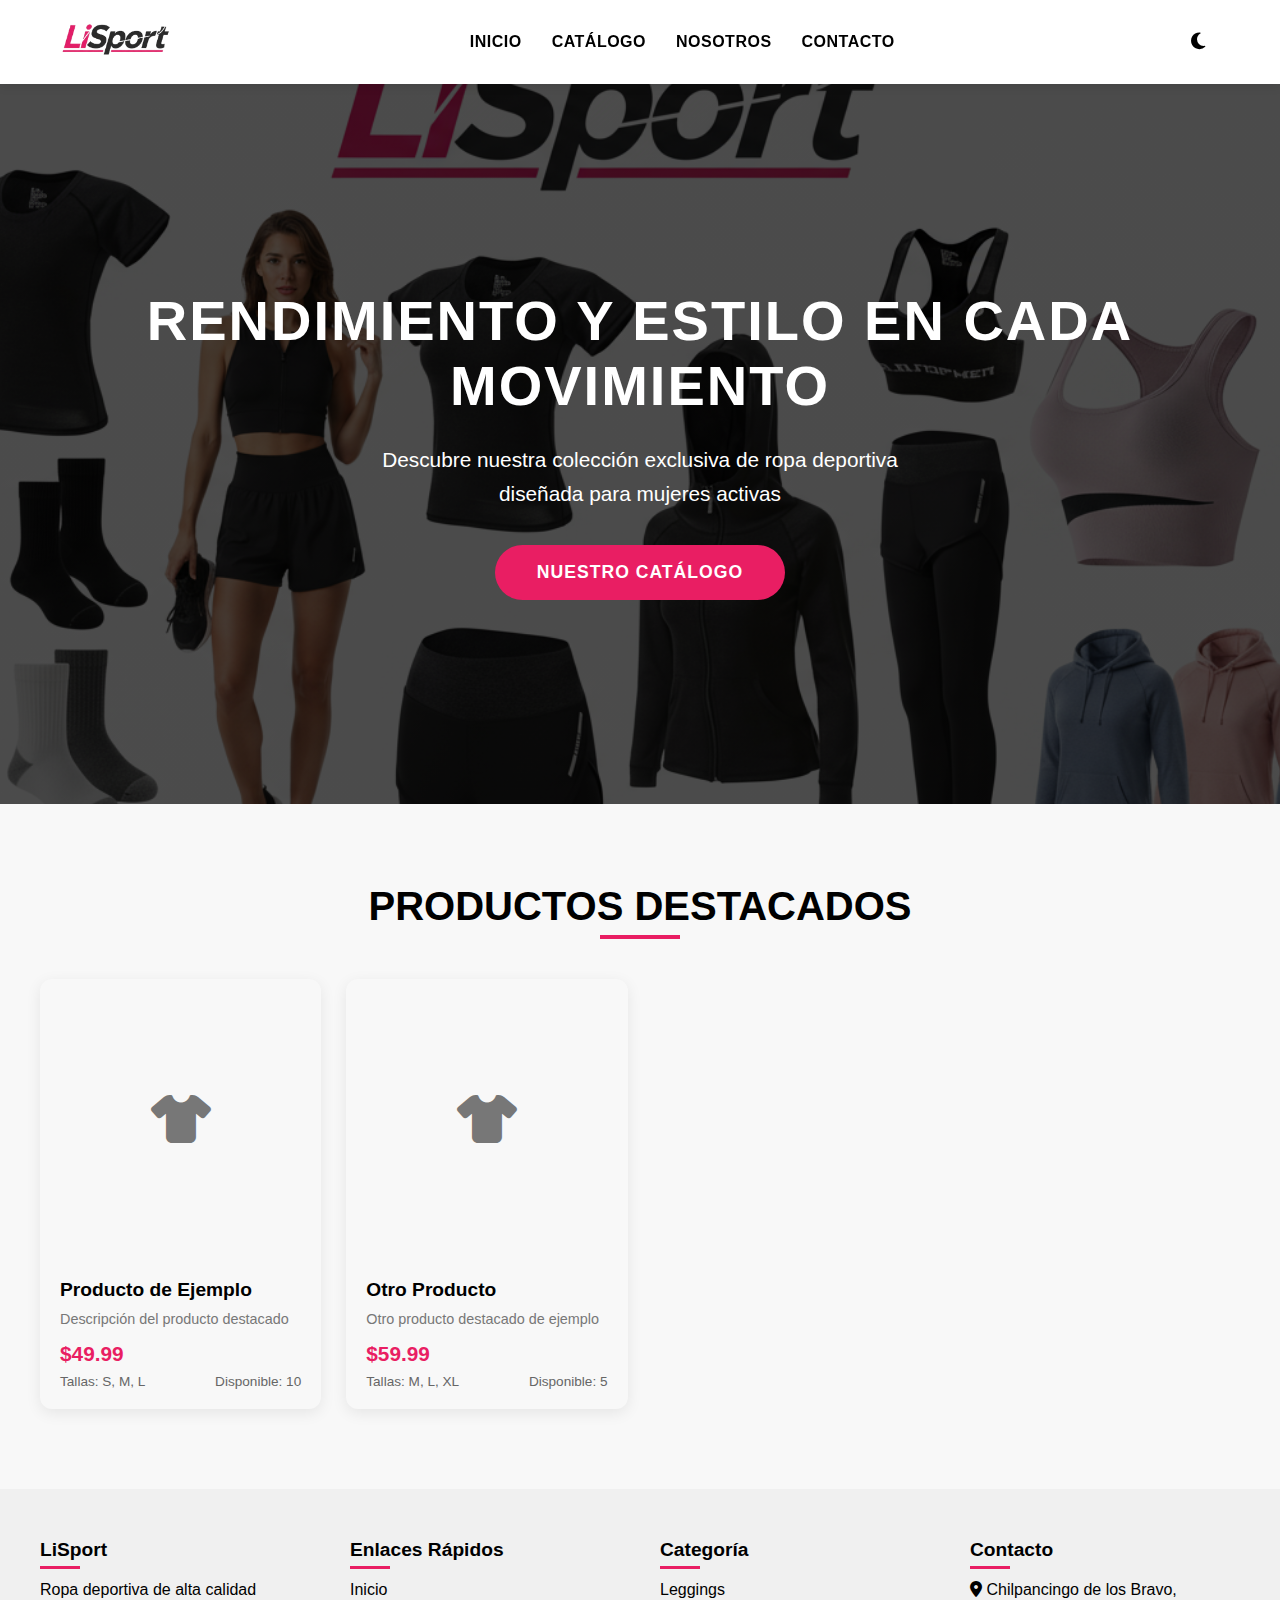
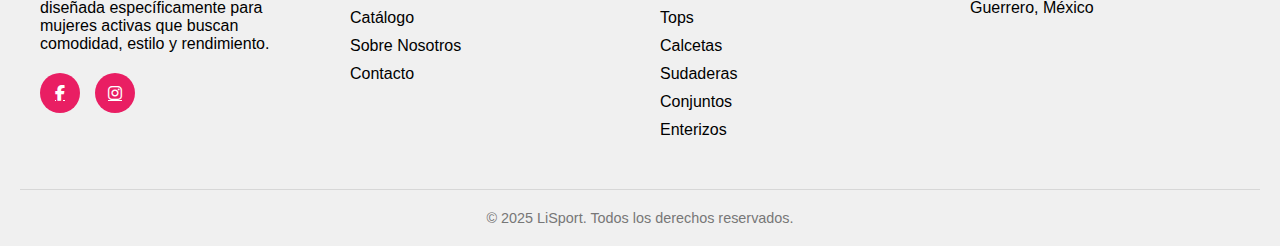
<file: public/index.html>
<!DOCTYPE html>
<html lang="es">
<head>
    <meta charset="UTF-8">
    <meta name="viewport" content="width=device-width, initial-scale=1.0">
    <title>LiSport - Ropa Deportiva para Mujer</title>
    <meta name="description" content="Descubre ropa deportiva para mujer de alta calidad, estilo y comodidad. Leggins, tops, sudaderas y más. LiSport te acompaña en cada movimiento.">
    
    <!-- Estilos -->
    <link rel="stylesheet" href="css/style.css">

    <!-- Iconos -->
    <link rel="stylesheet" href="https://cdnjs.cloudflare.com/ajax/libs/font-awesome/6.4.0/css/all.min.css">

    <!-- Favicons -->
    <link rel="icon" type="image/x-icon" href="images/favicon.ico">
    <link rel="icon" type="image/png" sizes="32x32" href="images/favicon-32x32.png">
    <link rel="icon" type="image/png" sizes="16x16" href="images/favicon-16x16.png">
    <link rel="apple-touch-icon" sizes="180x180" href="images/apple-icon.png">
    <link rel="manifest" href="images/site.webmanifest">
</head>

<body>
    <!-- Header -->
    <header>
        <div class="header-container">
            <div class="logo">
                <a href="index.html">
                    <img src="images/logo.png" alt="LiSport - Ropa Deportiva para Mujer" class="logo-image">
                </a>
            </div>
            <!--MENÚ PRINCIPAL - SOLO UNO -->
            <nav class="main-nav" aria-label="Menú principal">
                <ul>
                    <li><a href="index.html">Inicio</a></li>
                    <li><a href="categories.html">Catálogo</a></li>
                    <li><a href="sobre-nosotros.html">Nosotros</a></li>
                    <li><a href="#contact">Contacto</a></li>
                </ul>
            </nav>
            
            <div class="header-actions">
                <button class="theme-toggle" id="themeToggle" aria-label="Cambiar tema">
                    <i class="fas fa-moon"></i>
                </button>
                <button class="mobile-menu-btn" id="mobileMenuBtn" aria-label="Abrir menú móvil">
                    <i class="fas fa-bars"></i>
                </button>
            </div>
        </div>

        <!-- Menú móvil -->
        <div class="mobile-menu" id="mobileMenu">
            <button class="close-menu" id="closeMenu">
                <i class="fas fa-times"></i>
            </button>
            <ul>
                <li><a href="index.html">INICIO</a></li>
                <li><a href="categories.html">CATÁLOGO</a></li>
                <li><a href="#about">NOSOTROS</a></li>
                <li><a href="#contact">CONTACTO</a></li>
                </ul>
        </div>
    </header>

    <!-- Contenido principal -->
    <main>
        <!-- Hero Section -->
        <section class="hero" id="home">
            <div class="hero-content">
                <h1>RENDIMIENTO Y ESTILO EN CADA MOVIMIENTO</h1>
                <p>Descubre nuestra colección exclusiva de ropa deportiva diseñada para mujeres activas</p>
                <a href="categories.html" class="cta-button">Nuestro Catálogo</a>
            </div>
        </section>



        <!-- Featured Products -->
        <section class="featured-products" id="products">
            <div class="products-container">
                <h2 class="section-title">PRODUCTOS DESTACADOS</h2>
                <div class="products-grid" id="featuredProducts">
                    <!-- Los productos se cargarán dinámicamente -->
                </div>
            </div>
        </section>


    <!-- Footer -->
    <footer id="contact">
        <div class="footer-container">
            <div class="footer-col">
                <h3>LiSport</h3>
                <p>Ropa deportiva de alta calidad diseñada específicamente para mujeres activas que buscan comodidad, estilo y rendimiento.</p>
                <div class="social-links">
                    <a href="#" aria-label="Facebook"><i class="fab fa-facebook-f"></i></a>
                    <a href="https://www.instagram.com/li_sport_25?utm_source=ig_web_button_share_sheet&igsh=ZDNlZDc0MzIxNw==" aria-label="Instagram"><i class="fab fa-instagram"></i></a>
                </div>
            </div>

            <div class="footer-col">
                <h3>Enlaces Rápidos</h3>
                <ul>
                    <li><a href="index.html">Inicio</a></li>
                    <li><a href="categories.html">Catálogo</a></li>
                    <li><a href="sobre-nosotros.html">Sobre Nosotros</a></li>
                    <li><a href="#contact">Contacto</a></li>
                </ul>
            </div>

            <div class="footer-col">
                <h3>Categoría</h3>
                <ul>
                    <li><a href="categories.html?category=leggins">Leggings</a></li>
                    <li><a href="categories.html?category=tops">Tops</a></li>
                    <li><a href="categories.html?category=calcetas">Calcetas</a></li>
                    <li><a href="categories.html?category=sweaters">Sudaderas</a></li>
                    <li><a href="categories.html?category=conjuntos">Conjuntos</a></li>
                    <li><a href="categories.html?category=enterizos">Enterizos</a></li>
                </ul>
            </div>

            <div class="footer-col">
                <h3>Contacto</h3>
                <ul>
                    <li><i class="fas fa-map-marker-alt"></i> Chilpancingo de los Bravo, Guerrero, México</li>
                </ul>
            </div>
        </div>
        <div class="copyright">
            <p>&copy; 2025 LiSport. Todos los derechos reservados.</p>
        </div>
    </footer>

    <!-- Script -->
    <script src="js/main.js"></script>
</body>
</html>
</file>
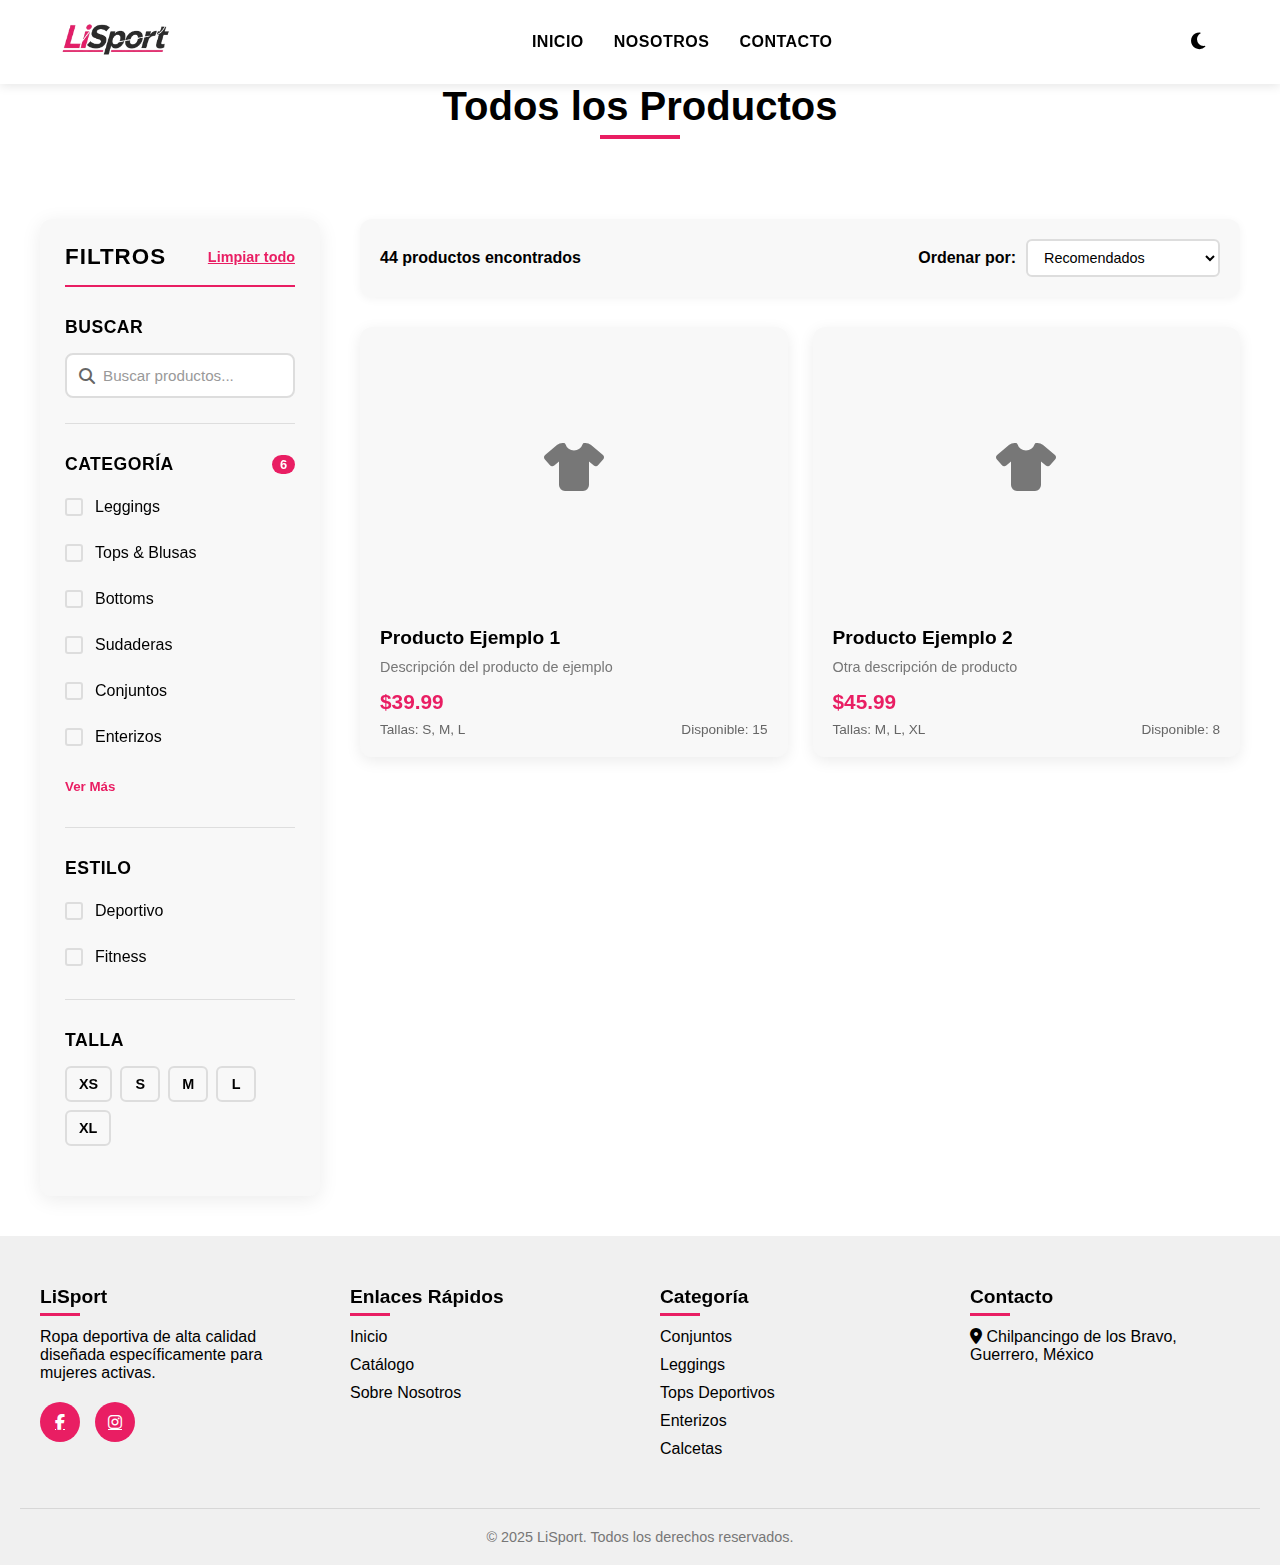
<file: public/categories.html>
<!DOCTYPE html>
<html lang="es">
<head>
    <meta charset="UTF-8">
    <meta name="viewport" content="width=device-width, initial-scale=1.0">
    <title>Catálogo - LiSport</title>
    <link rel="stylesheet" href="css/style.css">
    <link rel="stylesheet" href="https://cdnjs.cloudflare.com/ajax/libs/font-awesome/6.4.0/css/all.min.css">
    <link rel="icon" type="image/x-icon" href="images/favicon.ico">
    <link rel="icon" type="image/png" sizes="32x32" href="images/favicon-32x32.png">
    <link rel="icon" type="image/png" sizes="16x16" href="images/favicon-16x16.png">
    <link rel="apple-touch-icon" sizes="180x180" href="images/apple-touch-icon.png">
    <link rel="manifest" href="images/site.webmanifest">
</head>
<body>
    <header>
        <div class="header-container">
            <div class="logo">
                    <a href="index.html">
                        <img src="images/logo.png" alt="LiSport - Ropa Deportiva para Mujer" class="logo-image">
                    </a>
            </div>
            
            <!--MENÚ PRINCIPAL - SOLO UNO -->
            <nav class="main-nav" aria-label="Menú principal">
                <ul>
                    <li><a href="index.html">Inicio</a></li>
                    <li><a href="sobre-nosotros.html">Nosotros</a></li>
                    <li><a href="#contact">Contacto</a></li>
                </ul>
            </nav>
            
            <div class="header-actions">
                <button class="theme-toggle" id="themeToggle" aria-label="Cambiar tema">
                    <i class="fas fa-moon"></i>
                </button>
                <button class="mobile-menu-btn" id="mobileMenuBtn" aria-label="Abrir menú móvil">
                    <i class="fas fa-bars"></i>
                </button>
            </div>
        </div>

        <!-- Menú móvil -->
        <div class="mobile-menu" id="mobileMenu">
            <button class="close-menu" id="closeMenu">
                <i class="fas fa-times"></i>
            </button>
            <ul>
                <li><a href="index.html">INICIO</a></li>
                <li><a href="#about">NOSOTROS</a></li>
                <li><a href="#contact">CONTACTO</a></li>
            </ul>
        </div>
    </header>

    <section class="categories">
        <h2 class="section-title" id="categoryTitle">Todos los Productos</h2>
   <!-- Sección de Filtros Mejorada -->
<section class="filters-section">
    <div class="filters-container">
        <!-- Columna de Filtros -->
        <aside class="filters-sidebar">
            <div class="filters-header">
                <h3>FILTROS</h3>
                <button class="clear-filters" id="clearFilters">Limpiar todo</button>
            </div>
<!-- Barra de Búsqueda en Sidebar -->
            <div class="filter-group">
                <div class="filter-title">
                    <h4>BUSCAR</h4>
                </div>
                <div class="search-box">
                    <i class="fas fa-search search-icon"></i>
                    <input type="text" id="searchInput" placeholder="Buscar productos..." class="search-input">
                    <button class="search-clear" id="searchClear">
                        <i class="fas fa-times"></i>
                    </button>
                </div>
            </div>

            <!-- Filtro por Categoría -->
            <div class="filter-group">
                <div class="filter-title">
                    <h4>CATEGORÍA</h4>
                    <span class="filter-count">6</span>
                </div>
                <div class="filter-options">
                    <label class="filter-option">
                        <input type="checkbox" name="category" value="leggins">
                        <span class="checkmark"></span>
                        Leggings
                    </label>
                    <label class="filter-option">
                        <input type="checkbox" name="category" value="tops">
                        <span class="checkmark"></span>
                        Tops & Blusas
                    </label>
                    <label class="filter-option">
                        <input type="checkbox" name="category" value="bottoms">
                        <span class="checkmark"></span>
                        Bottoms
                    </label>
                    <label class="filter-option">
                        <input type="checkbox" name="category" value="sweaters">
                        <span class="checkmark"></span>
                        Sudaderas
                    </label>
                    <label class="filter-option">
                        <input type="checkbox" name="category" value="conjuntos">
                        <span class="checkmark"></span>
                        Conjuntos
                    </label>
                    <label class="filter-option">
                        <input type="checkbox" name="category" value="enterizos">
                        <span class="checkmark"></span>
                        Enterizos
                    </label>
                    <button class="view-more" id="viewMoreCategories">Ver Más</button>
                </div>
            </div>

            <!-- Filtro por Estilo -->
            <div class="filter-group">
                <div class="filter-title">
                    <h4>ESTILO</h4>
                </div>
                <div class="filter-options">
                    <label class="filter-option">
                        <input type="checkbox" name="style" value="deportivo">
                        <span class="checkmark"></span>
                        Deportivo
                    </label>
                    <label class="filter-option">
                        <input type="checkbox" name="style" value="fitness">
                        <span class="checkmark"></span>
                        Fitness
                    </label>
                </div>
            </div>

            <!-- Filtro por Talla -->
            <div class="filter-group">
                <div class="filter-title">
                    <h4>TALLA</h4>
                </div>
                <div class="size-filters">
                    <label class="size-option">
                        <input type="checkbox" name="size" value="XS">
                        <span>XS</span>
                    </label>
                    <label class="size-option">
                        <input type="checkbox" name="size" value="S">
                        <span>S</span>
                    </label>
                    <label class="size-option">
                        <input type="checkbox" name="size" value="M">
                        <span>M</span>
                    </label>
                    <label class="size-option">
                        <input type="checkbox" name="size" value="L">
                        <span>L</span>
                    </label>
                    <label class="size-option">
                        <input type="checkbox" name="size" value="XL">
                        <span>XL</span>
                    </label>
                </div>
            </div>

        </aside>

        <!-- Columna de Productos -->
        <main class="products-main">
            <div class="products-header">
                <div class="results-info">
                    <span id="resultsCount">12 productos encontrados</span>
                </div>
                <div class="sort-options">
                    <label for="sortSelect">Ordenar por:</label>
                    <select id="sortSelect">
                        <option value="recommended">Recomendados</option>
                        <option value="price_asc">Precio: Menor a Mayor</option>
                        <option value="price_desc">Precio: Mayor a Menor</option>
                        <option value="name">Nombre A-Z</option>
                        <option value="newest">Más Nuevos</option>
                    </select>
                </div>
            </div>

            <div class="products-grid" id="productsGrid">
            <!-- Los productos se cargan dinámicamente -->
        </div>
    </section>

    <footer>
        <div class="footer-container">
            <div class="footer-col">
                <h3>LiSport</h3>
                <p>Ropa deportiva de alta calidad diseñada específicamente para mujeres activas.</p>
                <div class="social-links">
                    <a href="#"><i class="fab fa-facebook-f"></i></a>
                    <a href="https://www.instagram.com/li_sport_25?utm_source=ig_web_button_share_sheet&igsh=ZDNlZDc0MzIxNw=="><i class="fab fa-instagram"></i></a>
                    </div>
            </div>
            <div class="footer-col">
                <h3>Enlaces Rápidos</h3>
                <ul>
                    <li><a href="index.html">Inicio</a></li>
                    <li><a href="categories.html">Catálogo</a></li>
                    <li><a href="#about">Sobre Nosotros</a></li>
                </ul>
            </div>
            <div class="footer-col">
                <h3>Categoría</h3>
                <ul>
                    <li><a href="categories.html?category=conjuntos">Conjuntos</a></li>
                    <li><a href="categories.html?category=leggins">Leggings</a></li>
                    <li><a href="categories.html?category=tops">Tops Deportivos</a></li>
                    <li><a href="categories.html?category=enterizos">Enterizos</a></li>
                    <li><a href="categories.html?category=calcetas">Calcetas</a></li>
                </ul>
            </div>
            <div class="footer-col">
                <h3>Contacto</h3>
                <ul>
                    <li><i class="fas fa-map-marker-alt"></i> Chilpancingo de los Bravo, Guerrero, México</li>
                </ul>
            </div>
        </div>
        <div class="copyright">
            <p>&copy; 2025 LiSport. Todos los derechos reservados.</p>
        </div>
    </footer>

    <script src="js/main.js"></script>
</body>
</html>
</file>
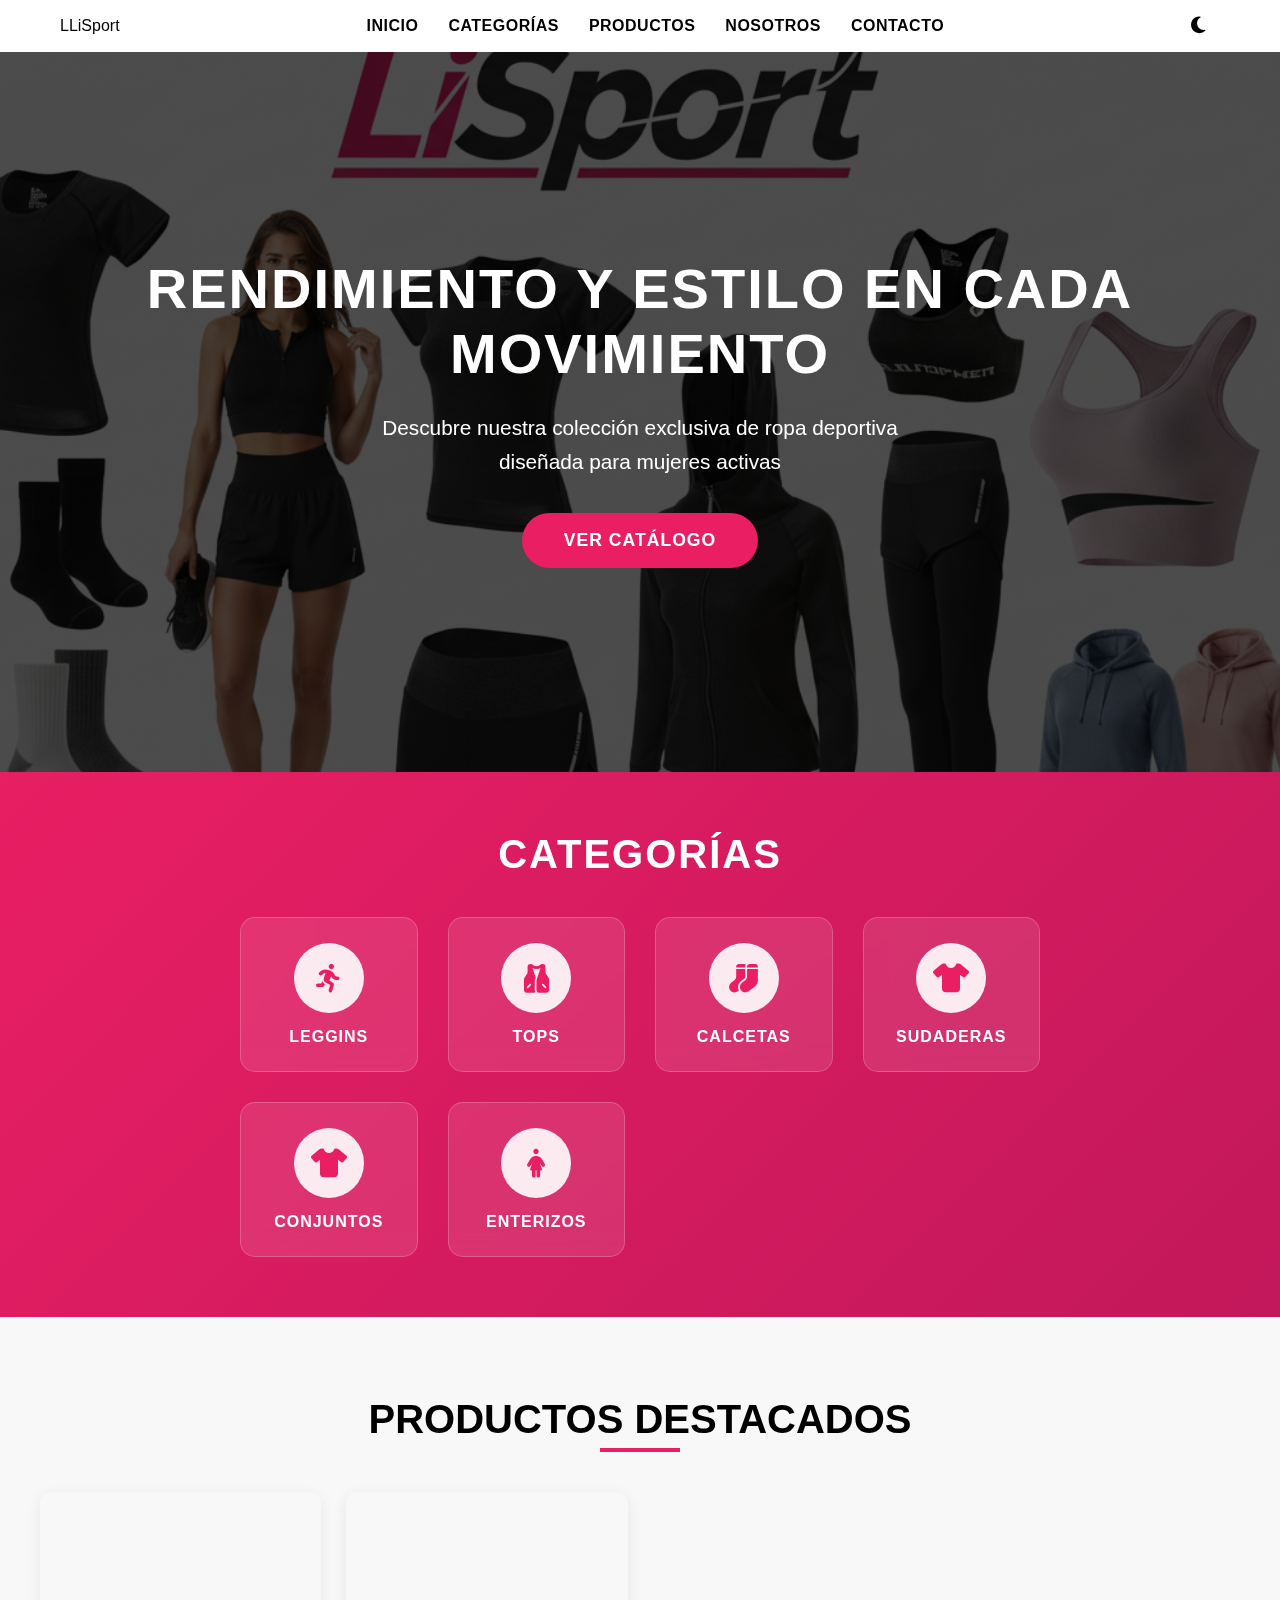
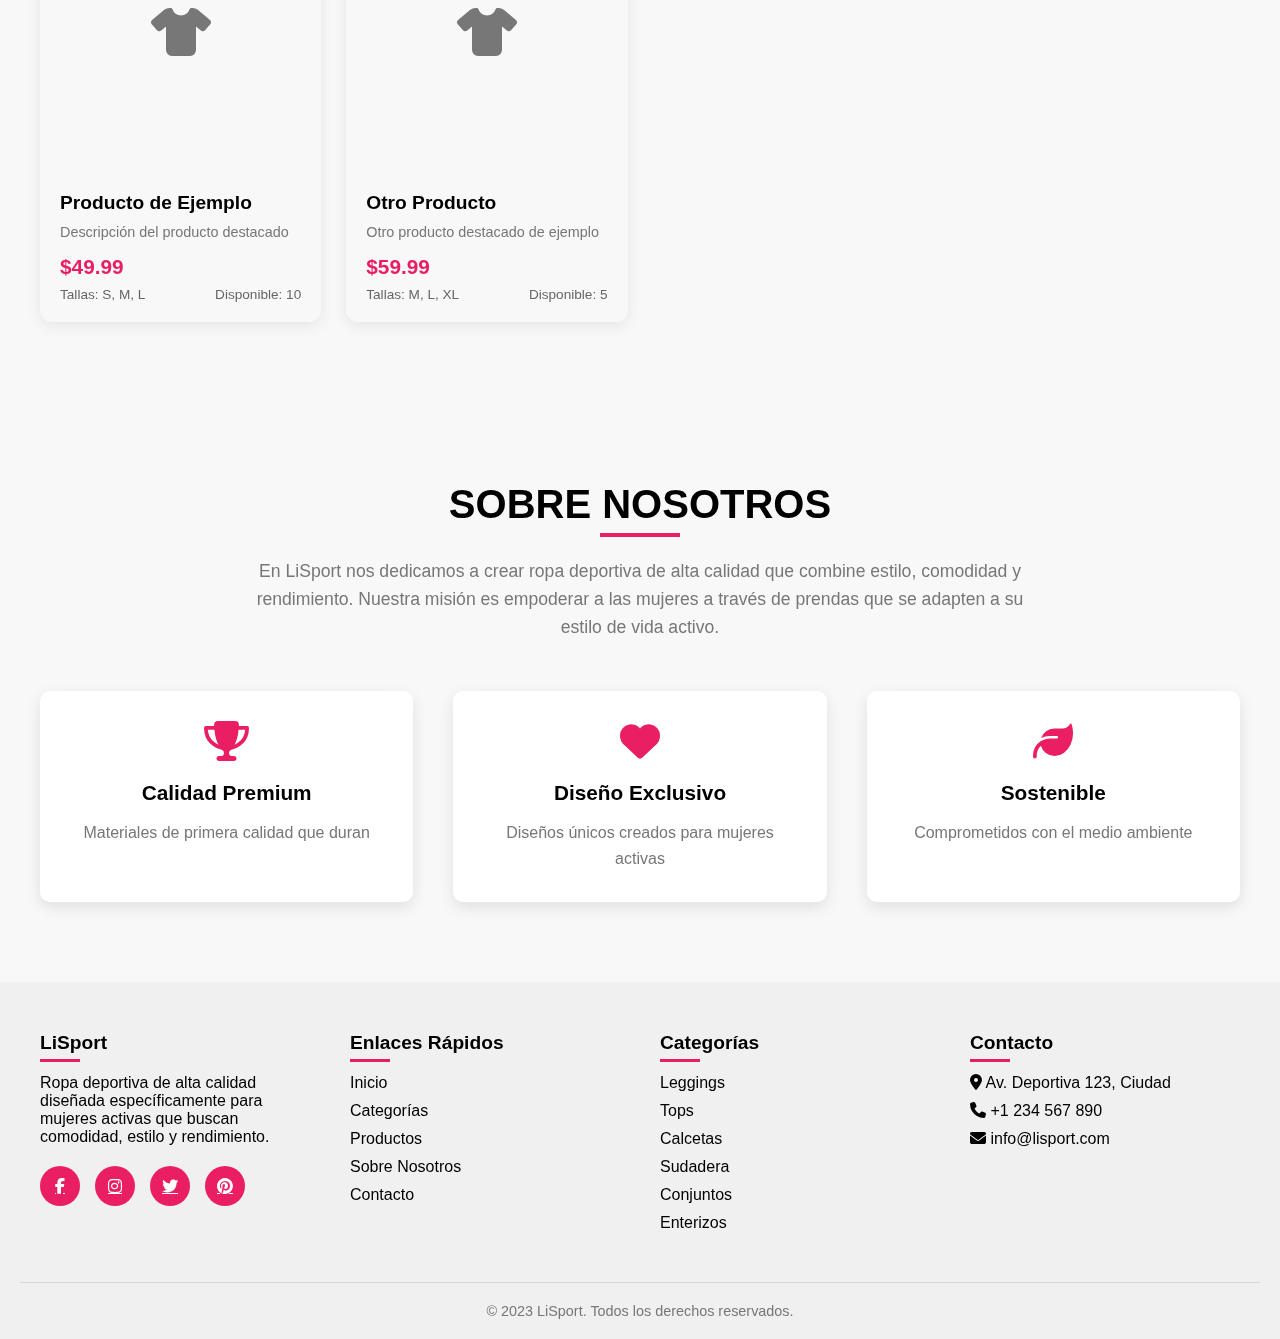
<file: public/p1.html>
<!DOCTYPE html>
<html lang="es">
<head>
    <meta charset="UTF-8">
    <meta name="viewport" content="width=device-width, initial-scale=1.0">
    <title>LiSport - Ropa Deportiva para Mujer</title>
    <link rel="stylesheet" href="css/style.css">
    <link rel="stylesheet" href="https://cdnjs.cloudflare.com/ajax/libs/font-awesome/6.4.0/css/all.min.css">
</head>
<body>
    <!-- Header -->
    <header>
        <div class="header-container">
            <div class="logo">
                <div class="logo-circle">L</div>
                <div class="logo-text">Li<span>Sport</span></div>
            </div>
            
            <nav class="main-nav">
                <ul>
                    <li><a href="index.html">Inicio</a></li>
                    <li><a href="categories.html">Categorías</a></li>
                    <li><a href="products.html">Productos</a></li>
                    <li><a href="#about">Nosotros</a></li>
                    <li><a href="#contact">Contacto</a></li>
                </ul>
            </nav>
            
            <div class="header-actions">
                <button class="theme-toggle" id="themeToggle">
                    <i class="fas fa-moon"></i>
                </button>
                <button class="mobile-menu-btn" id="mobileMenuBtn">
                    <i class="fas fa-bars"></i>
                </button>
            </div>
        </div>
        


    <!-- Hero Section -->
    <section class="hero" id="home">
        <div class="hero-content">
            <h1>RENDIMIENTO Y ESTILO EN CADA MOVIMIENTO</h1>
            <p>Descubre nuestra colección exclusiva de ropa deportiva diseñada para mujeres activas</p>
            <a href="categories.html" class="cta-button">Ver Catálogo</a>
        </div>
    </section>

    <!-- Categories Navigation -->
    <section class="categories-nav">
        <div class="categories-container">
            <h2>CATEGORÍAS</h2>
            <div class="categories-grid">
                <div class="category-nav-item" data-category="leggins">
                    <div class="category-icon">
                        <i class="fas fa-running"></i>
                    </div>
                    <span>LEGGINS</span>
                </div>
                <div class="category-nav-item" data-category="tops">
                    <div class="category-icon">
                        <i class="fas fa-vest"></i>
                    </div>
                    <span>TOPS</span>
                </div>
                <div class="category-nav-item" data-category="calcetas">
                    <div class="category-icon">
                        <i class="fas fa-socks"></i>
                    </div>
                    <span>CALCETAS</span>
                </div>
                <div class="category-nav-item" data-category="sweaters">
                    <div class="category-icon">
                        <i class="fas fa-tshirt"></i>
                    </div>
                    <span>SUDADERAS</span>
                </div>
                <div class="category-nav-item" data-category="conjuntos">
                    <div class="category-icon">
                        <i class="fas fa-tshirt"></i>
                    </div>
                    <span>CONJUNTOS</span>
                </div>
                <div class="category-nav-item" data-category="enterizos">
                    <div class="category-icon">
                        <i class="fas fa-female"></i>
                    </div>
                    <span>ENTERIZOS</span>
                </div>
            </div>
        </div>
    </section>

    <!-- Featured Products -->
    <section class="featured-products" id="products">
        <div class="products-container">
            <h2 class="section-title">PRODUCTOS DESTACADOS</h2>
            <div class="products-grid" id="featuredProducts">
                <!-- Los productos se cargan dinámicamente -->
            </div>
        </div>
    </section>

    <!-- About Section -->
    <section class="about" id="about">
        <div class="about-container">
            <div class="about-content">
                <h2>SOBRE NOSOTROS</h2>
                <p>En LiSport nos dedicamos a crear ropa deportiva de alta calidad que combine estilo, comodidad y rendimiento. Nuestra misión es empoderar a las mujeres a través de prendas que se adapten a su estilo de vida activo.</p>
                <div class="about-features">
                    <div class="feature">
                        <i class="fas fa-trophy"></i>
                        <h3>Calidad Premium</h3>
                        <p>Materiales de primera calidad que duran</p>
                    </div>
                    <div class="feature">
                        <i class="fas fa-heart"></i>
                        <h3>Diseño Exclusivo</h3>
                        <p>Diseños únicos creados para mujeres activas</p>
                    </div>
                    <div class="feature">
                        <i class="fas fa-leaf"></i>
                        <h3>Sostenible</h3>
                        <p>Comprometidos con el medio ambiente</p>
                    </div>
                </div>
            </div>
        </div>
    </section>

    <!-- Footer -->
    <footer id="contact">
        <div class="footer-container">
            <div class="footer-col">
                <h3>LiSport</h3>
                <p>Ropa deportiva de alta calidad diseñada específicamente para mujeres activas que buscan comodidad, estilo y rendimiento.</p>
                <div class="social-links">
                    <a href="#"><i class="fab fa-facebook-f"></i></a>
                    <a href="#"><i class="fab fa-instagram"></i></a>
                    <a href="#"><i class="fab fa-twitter"></i></a>
                    <a href="#"><i class="fab fa-pinterest"></i></a>
                </div>
            </div>
            <div class="footer-col">
                <h3>Enlaces Rápidos</h3>
                <ul>
                    <li><a href="index.html">Inicio</a></li>
                    <li><a href="categories.html">Categorías</a></li>
                    <li><a href="products.html">Productos</a></li>
                    <li><a href="#about">Sobre Nosotros</a></li>
                    <li><a href="#contact">Contacto</a></li>
                </ul>
            </div>
            <div class="footer-col">
                <h3>Categorías</h3>
                <ul>
                    <li><a href="categories.html?category=leggins">Leggings</a></li>
                    <li><a href="categories.html?category=tops">Tops</a></li>
                    <li><a href="categories.html?category=calcetas">Calcetas</a></li>
                    <li><a href="categories.html?category=sweaters">Sudadera</a></li>
                    <li><a href="categories.html?category=conjuntos">Conjuntos</a></li>
                    <li><a href="categories.html?category=enterizos">Enterizos</a></li>
                </ul>
            </div>
            <div class="footer-col">
                <h3>Contacto</h3>
                <ul>
                    <li><i class="fas fa-map-marker-alt"></i> Av. Deportiva 123, Ciudad</li>
                    <li><i class="fas fa-phone"></i> +1 234 567 890</li>
                    <li><i class="fas fa-envelope"></i> info@lisport.com</li>
                </ul>
            </div>
        </div>
        <div class="copyright">
            <p>&copy; 2023 LiSport. Todos los derechos reservados.</p>
        </div>
    </footer>

    <script src="js/main.js"></script>
</body>
</html>
</file>
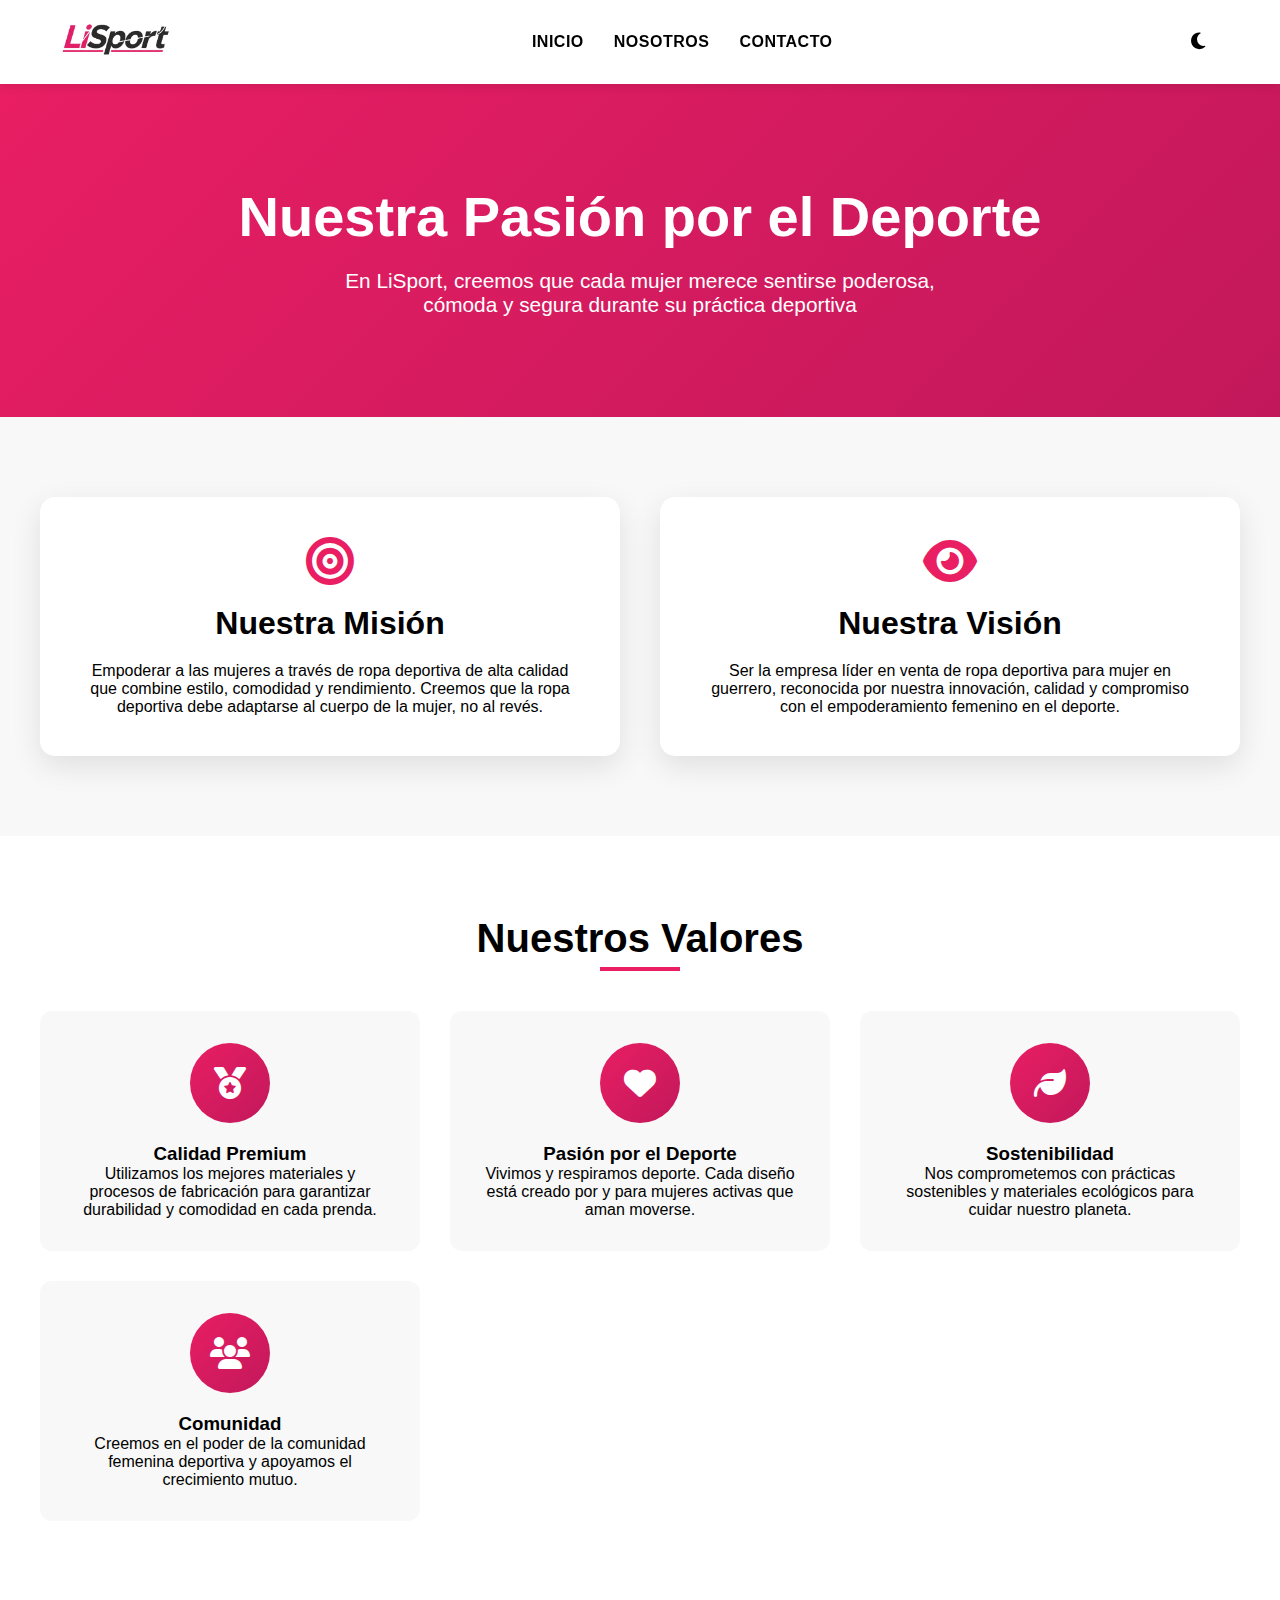
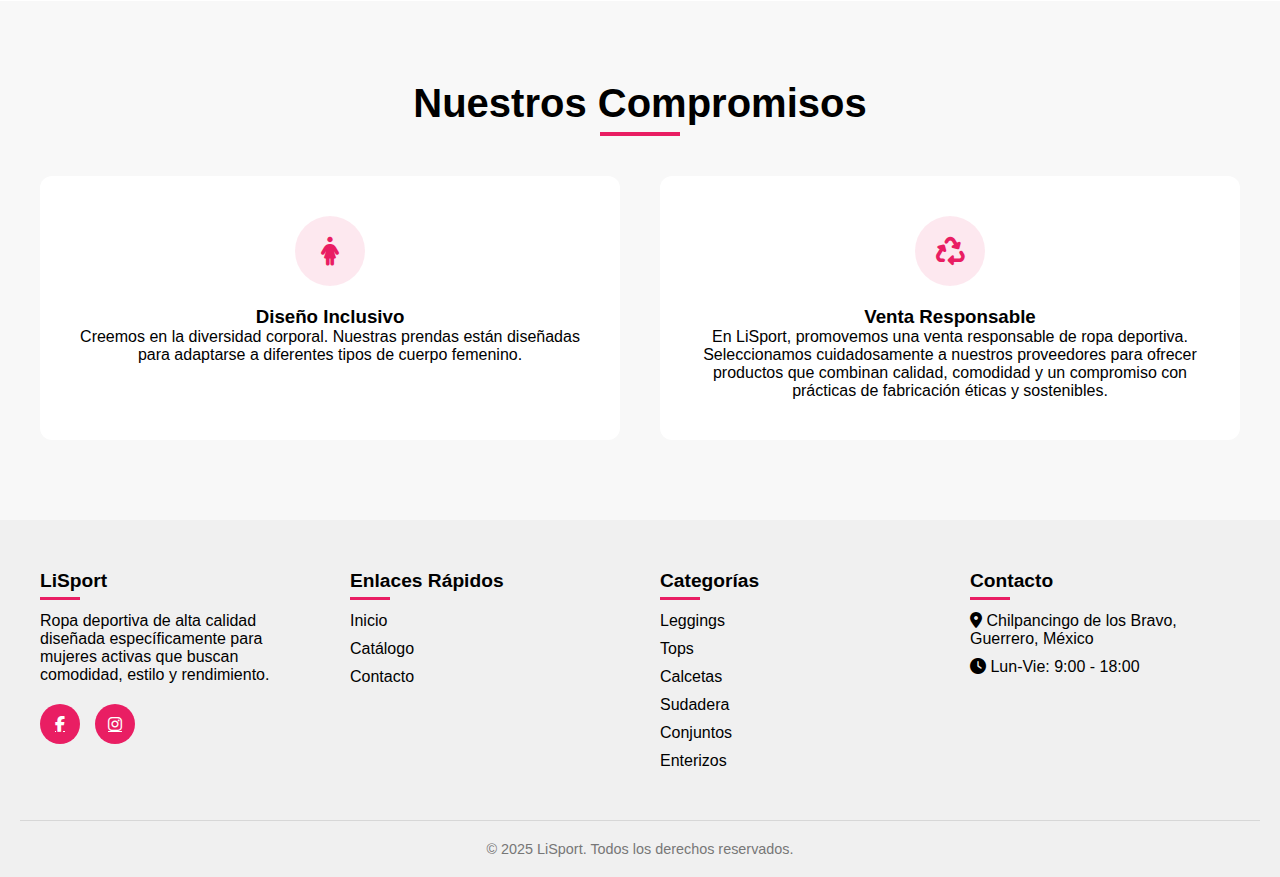
<file: public/sobre-nosotros.html>
<!DOCTYPE html>
<html lang="es">
<head>
    <meta charset="UTF-8">
    <meta name="viewport" content="width=device-width, initial-scale=1.0">
    <title>Acerca de Nosotros - LiSport</title>
    <link rel="stylesheet" href="css/style.css">
    <link rel="stylesheet" href="https://cdnjs.cloudflare.com/ajax/libs/font-awesome/6.4.0/css/all.min.css">
    <link rel="icon" type="image/x-icon" href="images/favicon.ico">
    <link rel="icon" type="image/png" sizes="32x32" href="images/favicon-32x32.png">
    <link rel="icon" type="image/png" sizes="16x16" href="images/favicon-16x16.png">
    <link rel="apple-touch-icon" sizes="180x180" href="images/apple-touch-icon.png">
    <link rel="manifest" href="images/site.webmanifest">
    
    <style>
        /* Estilos específicos para la página Acerca de Nosotros */
        .about-hero {
            background: linear-gradient(135deg, var(--primary-color) 0%, #c2185b 100%);
            color: white;
            padding: 100px 20px;
            text-align: center;
        }
        
        .about-hero h1 {
            font-size: 3.5rem;
            margin-bottom: 20px;
            animation: fadeInUp 1s ease;
        }
        
        .about-hero p {
            font-size: 1.3rem;
            max-width: 600px;
            margin: 0 auto;
            animation: fadeInUp 1s ease 0.3s both;
        }
        
        .mission-vision {
            padding: 80px 20px;
            background: var(--card-bg);
        }
        
        .mission-vision-grid {
            max-width: 1200px;
            margin: 0 auto;
            display: grid;
            grid-template-columns: repeat(auto-fit, minmax(350px, 1fr));
            gap: 40px;
        }
        
        .mission-card, .vision-card {
            background: var(--background-color);
            padding: 40px;
            border-radius: 15px;
            box-shadow: 0 10px 30px rgba(0, 0, 0, 0.1);
            text-align: center;
            transition: var(--transition);
        }
        
        .mission-card:hover, .vision-card:hover {
            transform: translateY(-10px);
            box-shadow: 0 20px 40px rgba(0, 0, 0, 0.15);
        }
        
        .mission-card i, .vision-card i {
            font-size: 3rem;
            color: var(--primary-color);
            margin-bottom: 20px;
        }
        
        .mission-card h2, .vision-card h2 {
            color: var(--text-color);
            margin-bottom: 20px;
            font-size: 2rem;
        }
        
        .values-section {
            padding: 80px 20px;
            background: var(--background-color);
        }
        
        .values-container {
            max-width: 1200px;
            margin: 0 auto;
        }
        
        .values-grid {
            display: grid;
            grid-template-columns: repeat(auto-fit, minmax(280px, 1fr));
            gap: 30px;
            margin-top: 50px;
        }
        
        .value-card {
            background: var(--card-bg);
            padding: 30px;
            border-radius: 12px;
            text-align: center;
            transition: var(--transition);
            border: 2px solid transparent;
        }
        
        .value-card:hover {
            border-color: var(--primary-color);
            transform: translateY(-5px);
        }
        
        .value-icon {
            width: 80px;
            height: 80px;
            background: linear-gradient(135deg, var(--primary-color) 0%, #c2185b 100%);
            border-radius: 50%;
            display: flex;
            align-items: center;
            justify-content: center;
            margin: 0 auto 20px;
            color: white;
            font-size: 2rem;
        }
        
        .team-section {
            padding: 80px 20px;
            background: var(--card-bg);
        }
        
        .team-container {
            max-width: 1200px;
            margin: 0 auto;
        }
        
        .team-grid {
            display: grid;
            grid-template-columns: repeat(auto-fit, minmax(250px, 1fr));
            gap: 30px;
            margin-top: 50px;
        }
        
        .team-card {
            background: var(--background-color);
            border-radius: 15px;
            overflow: hidden;
            box-shadow: 0 8px 25px rgba(0, 0, 0, 0.1);
            transition: var(--transition);
            text-align: center;
        }
        
        .team-card:hover {
            transform: translateY(-10px);
            box-shadow: 0 15px 35px rgba(0, 0, 0, 0.15);
        }
        
        .team-image {
            width: 100%;
            height: 250px;
            background: linear-gradient(135deg, #f5f5f5, #e0e0e0);
            display: flex;
            align-items: center;
            justify-content: center;
            color: var(--primary-color);
            font-size: 4rem;
        }
        
        .team-info {
            padding: 25px;
        }
        
        .team-name {
            font-size: 1.3rem;
            font-weight: 700;
            color: var(--text-color);
            margin-bottom: 5px;
        }
        
        .team-role {
            color: var(--primary-color);
            font-weight: 600;
            margin-bottom: 15px;
        }
        
        .story-section {
            padding: 80px 20px;
            background: var(--background-color);
        }
        
        .story-container {
            max-width: 1000px;
            margin: 0 auto;
            text-align: center;
        }
        
        .story-content {
            background: var(--card-bg);
            padding: 50px;
            border-radius: 15px;
            box-shadow: 0 10px 30px rgba(0, 0, 0, 0.1);
            margin-top: 40px;
        }
        
        .story-content p {
            font-size: 1.1rem;
            line-height: 1.8;
            color: #666;
            margin-bottom: 25px;
        }
        
        .stats-section {
            padding: 60px 20px;
            background: linear-gradient(135deg, var(--primary-color) 0%, #c2185b 100%);
            color: white;
        }
        
        .stats-grid {
            max-width: 1200px;
            margin: 0 auto;
            display: grid;
            grid-template-columns: repeat(auto-fit, minmax(200px, 1fr));
            gap: 30px;
            text-align: center;
        }
        
        .stat-item {
            padding: 30px;
        }
        
        .stat-number {
            font-size: 3rem;
            font-weight: 700;
            margin-bottom: 10px;
            display: block;
        }
        
        .stat-label {
            font-size: 1.1rem;
            opacity: 0.9;
        }
        
        .commitment-section {
            padding: 80px 20px;
            background: var(--card-bg);
        }
        
        .commitment-grid {
            max-width: 1200px;
            margin: 0 auto;
            display: grid;
            grid-template-columns: repeat(auto-fit, minmax(300px, 1fr));
            gap: 40px;
        }
        
        .commitment-card {
            background: var(--background-color);
            padding: 40px;
            border-radius: 12px;
            text-align: center;
            transition: var(--transition);
        }
        
        .commitment-card:hover {
            transform: translateY(-5px);
            box-shadow: 0 10px 25px rgba(0, 0, 0, 0.1);
        }
        
        .commitment-icon {
            width: 70px;
            height: 70px;
            background: rgba(233, 30, 99, 0.1);
            border-radius: 50%;
            display: flex;
            align-items: center;
            justify-content: center;
            margin: 0 auto 20px;
            color: var(--primary-color);
            font-size: 1.8rem;
        }
        
        /* Responsive Design */
        @media (max-width: 768px) {
            .about-hero {
                padding: 60px 20px;
            }
            
            .about-hero h1 {
                font-size: 2.5rem;
            }
            
            .about-hero p {
                font-size: 1.1rem;
            }
            
            .mission-vision-grid,
            .values-grid,
            .team-grid,
            .stats-grid,
            .commitment-grid {
                grid-template-columns: 1fr;
                gap: 25px;
            }
            
            .mission-card, .vision-card,
            .story-content,
            .commitment-card {
                padding: 30px 20px;
            }
            
            .value-card,
            .team-card {
                padding: 25px;
            }
        }
        
        @media (max-width: 480px) {
            .about-hero h1 {
                font-size: 2rem;
            }
            
            .mission-card h2, .vision-card h2 {
                font-size: 1.5rem;
            }
            
            .stat-number {
                font-size: 2.5rem;
            }
            
            .story-content {
                padding: 30px 20px;
            }
        }
    </style>
</head>

<body>
    <!-- Header -->
    <header>
        <div class="header-container">
            <div class="logo">
                <a href="index.html">
                    <img src="images/logo.png" alt="LiSport - Ropa Deportiva para Mujer" class="logo-image">
                </a>
            </div>
            
            <nav class="main-nav" aria-label="Menú principal">
                <ul>
                    <li><a href="index.html">Inicio</a></li>
                    <li><a href="sobre-nosotros.html">Nosotros</a></li>
                    <li><a href="#contact">Contacto</a></li>
                </ul>
            </nav>
            
            <div class="header-actions">
                <button class="theme-toggle" id="themeToggle" aria-label="Cambiar tema">
                    <i class="fas fa-moon"></i>
                </button>
                <button class="mobile-menu-btn" id="mobileMenuBtn" aria-label="Abrir menú móvil">
                    <i class="fas fa-bars"></i>
                </button>
            </div>
        </div>

        <!-- Menú móvil -->
        <div class="mobile-menu" id="mobileMenu">
            <button class="close-menu" id="closeMenu">
                <i class="fas fa-times"></i>
            </button>
            <ul>
                <li><a href="index.html">INICIO</a></li>
                <li><a href="sobre-nosotros.html">NOSOTROS</a></li>
                <li><a href="#contact">CONTACTO</a></li>
            </ul>
        </div>
    </header>

    <!-- Hero Section -->
    <section class="about-hero">
        <h1>Nuestra Pasión por el Deporte</h1>
        <p>En LiSport, creemos que cada mujer merece sentirse poderosa, cómoda y segura durante su práctica deportiva</p>
    </section>

    <!-- Misión y Visión -->
    <section class="mission-vision">
        <div class="mission-vision-grid">
            <div class="mission-card">
                <i class="fas fa-bullseye"></i>
                <h2>Nuestra Misión</h2>
                <p>Empoderar a las mujeres a través de ropa deportiva de alta calidad que combine estilo, comodidad y rendimiento. Creemos que la ropa deportiva debe adaptarse al cuerpo de la mujer, no al revés.</p>
            </div>
            <div class="vision-card">
                <i class="fas fa-eye"></i>
                <h2>Nuestra Visión</h2>
                <p>Ser la empresa líder en venta de ropa deportiva para mujer en guerrero, reconocida por nuestra innovación, calidad y compromiso con el empoderamiento femenino en el deporte.</p>
            </div>
        </div>
    </section>

    <!-- Valores -->
    <section class="values-section">
        <div class="values-container">
            <h2 class="section-title">Nuestros Valores</h2>
            <div class="values-grid">
                <div class="value-card">
                    <div class="value-icon">
                        <i class="fas fa-medal"></i>
                    </div>
                    <h3>Calidad Premium</h3>
                    <p>Utilizamos los mejores materiales y procesos de fabricación para garantizar durabilidad y comodidad en cada prenda.</p>
                </div>
                <div class="value-card">
                    <div class="value-icon">
                        <i class="fas fa-heart"></i>
                    </div>
                    <h3>Pasión por el Deporte</h3>
                    <p>Vivimos y respiramos deporte. Cada diseño está creado por y para mujeres activas que aman moverse.</p>
                </div>
                <div class="value-card">
                    <div class="value-icon">
                        <i class="fas fa-leaf"></i>
                    </div>
                    <h3>Sostenibilidad</h3>
                    <p>Nos comprometemos con prácticas sostenibles y materiales ecológicos para cuidar nuestro planeta.</p>
                </div>
                <div class="value-card">
                    <div class="value-icon">
                        <i class="fas fa-users"></i>
                    </div>
                    <h3>Comunidad</h3>
                    <p>Creemos en el poder de la comunidad femenina deportiva y apoyamos el crecimiento mutuo.</p>
                </div>
            </div>
        </div>
    </section>

    <!-- Nuestra Historia -->


    <!-- Compromisos -->
    <section class="commitment-section">
        <div class="values-container">
            <h2 class="section-title">Nuestros Compromisos</h2>
            <div class="commitment-grid">
                <div class="commitment-card">
                    <div class="commitment-icon">
                        <i class="fas fa-female"></i>
                    </div>
                    <h3>Diseño Inclusivo</h3>
                    <p>Creemos en la diversidad corporal. Nuestras prendas están diseñadas para adaptarse a diferentes tipos de cuerpo femenino.</p>
                </div>
                <div class="commitment-card">
                    <div class="commitment-icon">
                        <i class="fas fa-recycle"></i>
                    </div>
                    <h3>Venta Responsable</h3>
                    <p>En LiSport, promovemos una venta responsable de ropa deportiva. Seleccionamos cuidadosamente a nuestros proveedores para ofrecer productos que combinan calidad, comodidad y un compromiso con prácticas de fabricación éticas y sostenibles.</p>
                </div>
            </div>
        </div>
    </section>

    <!-- Footer -->
    <footer id="contact">
        <div class="footer-container">
            <div class="footer-col">
                <h3>LiSport</h3>
                <p>Ropa deportiva de alta calidad diseñada específicamente para mujeres activas que buscan comodidad, estilo y rendimiento.</p>
                <div class="social-links">
                    <a href="#"><i class="fab fa-facebook-f"></i></a>
                    <a href="https://www.instagram.com/li_sport_25?utm_source=ig_web_button_share_sheet&igsh=ZDNlZDc0MzIxNw=="><i class="fab fa-instagram"></i></a>
                </div>
            </div>
            <div class="footer-col">
                <h3>Enlaces Rápidos</h3>
                <ul>
                    <li><a href="index.html">Inicio</a></li>
                    <li><a href="categories.html">Catálogo</a></li>
                    <li><a href="#contact">Contacto</a></li>
                </ul>
            </div>
            <div class="footer-col">
                <h3>Categorías</h3>
                <ul>
                    <li><a href="categories.html?category=leggins">Leggings</a></li>
                    <li><a href="categories.html?category=tops">Tops</a></li>
                    <li><a href="categories.html?category=calcetas">Calcetas</a></li>
                    <li><a href="categories.html?category=sweaters">Sudadera</a></li>
                    <li><a href="categories.html?category=conjuntos">Conjuntos</a></li>
                    <li><a href="categories.html?category=enterizos">Enterizos</a></li>
                </ul>
            </div>
            <div class="footer-col">
                <h3>Contacto</h3>
                <ul>
                    <li><i class="fas fa-map-marker-alt"></i> Chilpancingo de los Bravo, Guerrero, México</li>
                    <li><i class="fas fa-clock"></i> Lun-Vie: 9:00 - 18:00</li>
                </ul>
            </div>
        </div>
        <div class="copyright">
            <p>&copy; 2025 LiSport. Todos los derechos reservados.</p>
        </div>
    </footer>

    <script src="js/main.js"></script>
    <script>
        // Animación para los contadores de estadísticas
        function animateCounters() {
            const counters = document.querySelectorAll('.stat-number');
            const speed = 200; // Velocidad de la animación
            
            counters.forEach(counter => {
                const target = parseInt(counter.getAttribute('data-count'));
                const count = parseInt(counter.innerText);
                const increment = target / speed;
                
                if (count < target) {
                    counter.innerText = Math.ceil(count + increment);
                    setTimeout(() => animateCounters(), 1);
                } else {
                    counter.innerText = target;
                }
            });
        }
        
        // Iniciar animación cuando la sección sea visible
        function startCounterAnimation() {
            const statsSection = document.querySelector('.stats-section');
            const sectionPosition = statsSection.getBoundingClientRect().top;
            const screenPosition = window.innerHeight / 1.3;
            
            if (sectionPosition < screenPosition) {
                animateCounters();
                window.removeEventListener('scroll', startCounterAnimation);
            }
        }
        
        // Inicializar
        document.addEventListener('DOMContentLoaded', function() {
            // Iniciar observador para la animación de contadores
            window.addEventListener('scroll', startCounterAnimation);
            
            // Iniciar animación si la sección ya es visible
            startCounterAnimation();
        });
    </script>
</body>
</html>
</file>
<file: public/css/style.css>
/* =============================================
   VARIABLES CSS Y CONFIGURACIÓN GLOBAL
   ============================================= */

:root {
    /* Paleta de colores principal - Modo Claro */
    --primary-color: #e91e63;    /* Rosa principal */
    --secondary-color: #000;      /* Negro para texto */
    --background-color: #fff;     /* Fondo blanco */
    --text-color: #000;           /* Texto negro */
    --card-bg: #f8f8f8;          /* Fondo de tarjetas */
    --header-bg: #fff;            /* Fondo del header */
    --footer-bg: #f0f0f0;        /* Fondo del footer */
    --transition: all 0.3s ease; /* Transición suave para animaciones */
}

/* Modo Oscuro - Sobrescribe las variables */
.dark-mode {
    --primary-color: #e91e63;    /* Rosa se mantiene */
    --secondary-color: #fff;      /* Texto blanco */
    --background-color: #121212;  /* Fondo oscuro */
    --text-color: #fff;           /* Texto blanco */
    --card-bg: #1e1e1e;          /* Fondo de tarjetas oscuro */
    --header-bg: #1a1a1a;        /* Header oscuro */
    --footer-bg: #1a1a1a;        /* Footer oscuro */
}

/* Reset y configuración base */
* {
    margin: 0;
    padding: 0;
    box-sizing: border-box;       /* Incluye padding y border en el tamaño total */
    font-family: 'Segoe UI', Tahoma, Geneva, Verdana, sans-serif;
}

body {
    background-color: var(--background-color);
    color: var(--text-color);
    transition: var(--transition); /* Transición suave para cambios de tema */
}

/* =============================================
   HEADER Y NAVEGACIÓN
   ============================================= */

header {
    background-color: var(--header-bg);
    box-shadow: 0 2px 10px rgba(0, 0, 0, 0.1); /* Sombra sutil */
    position: sticky;              /* Header fijo al hacer scroll */
    top: 0;
    z-index: 100;                  /* Siempre por encima de otros elementos */
    transition: var(--transition);
}

.header-container {
    max-width: 1200px;            /* Ancho máximo del contenido */
    margin: 0 auto;               /* Centrado */
    padding: 15px 20px;
    display: flex;
    justify-content: space-between; /* Logo a la izquierda, nav a la derecha */
    align-items: center;
}

/* Estilos del Logo */
.logo {
    display: flex;
    align-items: center;
}

.logo-image {
    height: 50px;
    width: auto;
    transition: var(--transition);
}

.logo-image:hover {
    transform: scale(1.05);       /* Efecto de escala al hover */
}

/* Navegación Principal */
.main-nav ul {
    display: flex;
    list-style: none;
    gap: 30px;                    /* Espacio entre items del menú */
}

.main-nav ul li a {
    text-decoration: none;
    color: var(--text-color);
    font-weight: 600;
    font-size: 1rem;
    transition: var(--transition);
    position: relative;
    text-transform: uppercase;    /* Texto en mayúsculas */
    letter-spacing: 0.5px;        /* Espaciado entre letras */
}

.main-nav ul li a:hover {
    color: var(--primary-color);
}

/* Línea decorativa bajo los enlaces */
.main-nav ul li a::after {
    content: '';
    position: absolute;
    width: 0;
    height: 2px;
    bottom: -5px;
    left: 0;
    background-color: var(--primary-color);
    transition: var(--transition);
}

.main-nav ul li a:hover::after {
    width: 100%;                  /* Línea se expande al hover */
}

/* Acciones del Header (botones) */
.header-actions {
    display: flex;
    align-items: center;
}

.theme-toggle {
    background: none;
    border: none;
    cursor: pointer;
    font-size: 1.2rem;
    color: var(--text-color);
    margin-right: 15px;
    transition: var(--transition);
}

.theme-toggle:hover {
    color: var(--primary-color);
}

.mobile-menu-btn {
    display: none;                /* Oculto en desktop */
    background: none;
    border: none;
    font-size: 1.5rem;
    color: var(--text-color);
    cursor: pointer;
    padding: 5px;
}

.mobile-menu-btn:hover {
    color: var(--primary-color);
}

/* =============================================
   SECCIÓN HERO (BANNER PRINCIPAL)
   ============================================= */

.hero {
    background: linear-gradient(rgba(0, 0, 0, 0.7), rgba(0, 0, 0, 0.7)), 
                url('https://images.unsplash.com/photo-1571019613454-1cb2f99b2d8b?ixlib=rb-4.0.3&ixid=M3wxMjA3fDB8MHxwaG90by1wYWdlfHx8fGVufDB8fHx8fA%3D%3D&auto=format&fit=crop&w=1470&q=80');
    background-size: cover;
    background-position: center;
    background-attachment: fixed; /* Efecto parallax */
    height: 80vh;                 /* 80% del alto de la ventana */
    display: flex;
    align-items: center;
    justify-content: center;
    text-align: center;
    color: white;
    padding: 0 20px;
}

.hero-content h1 {
    font-size: 3.5rem;
    margin-bottom: 25px;
    animation: fadeInUp 1s ease;
    text-transform: uppercase;
    letter-spacing: 2px;
    font-weight: 700;
}

.hero-content p {
    font-size: 1.3rem;
    margin-bottom: 35px;
    animation: fadeInUp 1s ease 0.3s both;
    max-width: 600px;
    margin-left: auto;
    margin-right: auto;
    line-height: 1.6;
}

.cta-button {
    display: inline-block;
    background-color: var(--primary-color);
    color: white;
    padding: 15px 40px;
    border-radius: 30px;
    text-decoration: none;
    font-weight: 600;
    font-size: 1.1rem;
    transition: var(--transition);
    animation: fadeInUp 1s ease 0.6s both;
    text-transform: uppercase;
    letter-spacing: 1px;
    border: 2px solid transparent;
}

.cta-button:hover {
    background-color: transparent;
    border-color: var(--primary-color);
    transform: translateY(-3px);
    box-shadow: 0 10px 20px rgba(0, 0, 0, 0.3);
}

/* =============================================
   NAVEGACIÓN DE CATEGORÍAS
   ============================================= */

.categories-nav {
    padding: 60px 20px;
    background: linear-gradient(135deg, var(--primary-color) 0%, #c2185b 100%);
    color: white;
}

.categories-container {
    max-width: 1200px;
    margin: 0 auto;
    text-align: center;
}

.categories-container h2 {
    font-size: 2.5rem;
    margin-bottom: 40px;
    font-weight: 700;
    text-transform: uppercase;
    letter-spacing: 2px;
}

.categories-grid {
    display: grid;
    grid-template-columns: repeat(auto-fit, minmax(150px, 1fr));
    gap: 30px;
    max-width: 800px;
    margin: 0 auto;
}

.category-nav-item {
    display: flex;
    flex-direction: column;
    align-items: center;
    padding: 25px 15px;
    background: rgba(255, 255, 255, 0.1);
    border-radius: 15px;
    transition: var(--transition);
    cursor: pointer;
    backdrop-filter: blur(10px);  /* Efecto de desenfoque de fondo */
    border: 1px solid rgba(255, 255, 255, 0.2);
}

.category-nav-item:hover {
    background: rgba(255, 255, 255, 0.2);
    transform: translateY(-5px);
    box-shadow: 0 10px 25px rgba(0, 0, 0, 0.2);
}

.category-icon {
    width: 70px;
    height: 70px;
    background: rgba(255, 255, 255, 0.9);
    border-radius: 50%;
    display: flex;
    align-items: center;
    justify-content: center;
    margin-bottom: 15px;
    color: var(--primary-color);
    font-size: 1.8rem;
    transition: var(--transition);
}

.category-nav-item:hover .category-icon {
    background: white;
    transform: scale(1.1);
}

.category-nav-item span {
    font-weight: 600;
    font-size: 1rem;
    text-transform: uppercase;
    letter-spacing: 1px;
}

/* =============================================
   SECCIÓN DE PRODUCTOS DESTACADOS
   ============================================= */

.featured-products {
    padding: 80px 20px;
    background-color: var(--card-bg);
    transition: var(--transition);
}

.products-container {
    max-width: 1200px;
    margin: 0 auto;
}

.section-title {
    text-align: center;
    margin-bottom: 50px;
    font-size: 2.5rem;
    position: relative;
}

/* Línea decorativa bajo los títulos de sección */
.section-title::after {
    content: '';
    position: absolute;
    width: 80px;
    height: 4px;
    background-color: var(--primary-color);
    bottom: -10px;
    left: 50%;
    transform: translateX(-50%);
}

.products-grid {
    display: grid;
    grid-template-columns: repeat(auto-fill, minmax(280px, 1fr));
    gap: 30px;
}

.product-card {
    background-color: var(--background-color);
    border-radius: 10px;
    overflow: hidden;
    box-shadow: 0 5px 15px rgba(0, 0, 0, 0.1);
    transition: var(--transition);
}

.product-card:hover {
    transform: translateY(-5px);
    box-shadow: 0 10px 25px rgba(0, 0, 0, 0.15);
}

.product-img {
    height: 250px;
    background-color: #ddd;
    display: flex;
    align-items: center;
    justify-content: center;
    color: #777;
    font-size: 3rem;
    background-size: cover;
    background-position: center;
}

.product-info {
    padding: 20px;
}

.product-info h3 {
    font-size: 1.2rem;
    margin-bottom: 10px;
}

.product-info p {
    color: #777;
    margin-bottom: 15px;
    font-size: 0.9rem;
}

.product-price {
    font-weight: 700;
    font-size: 1.2rem;
    color: var(--primary-color);
    margin-bottom: 10px;
}

.product-meta {
    display: flex;
    justify-content: space-between;
    font-size: 0.8rem;
    color: #777;
}

/* =============================================
   SECCIÓN "SOBRE NOSOTROS"
   ============================================= */

.about {
    padding: 80px 20px;
    background-color: var(--card-bg);
    transition: var(--transition);
}

.about-container {
    max-width: 1200px;
    margin: 0 auto;
}

.about-content {
    text-align: center;
}

.about-content h2 {
    font-size: 2.5rem;
    margin-bottom: 30px;
    color: var(--text-color);
    position: relative;
}

.about-content h2::after {
    content: '';
    position: absolute;
    width: 80px;
    height: 4px;
    background-color: var(--primary-color);
    bottom: -10px;
    left: 50%;
    transform: translateX(-50%);
}

.about-content > p {
    font-size: 1.1rem;
    line-height: 1.6;
    color: #777;
    max-width: 800px;
    margin: 0 auto 50px;
}

.about-features {
    display: grid;
    grid-template-columns: repeat(auto-fit, minmax(250px, 1fr));
    gap: 40px;
    margin-top: 50px;
}

.feature {
    padding: 30px;
    background: var(--background-color);
    border-radius: 10px;
    box-shadow: 0 5px 15px rgba(0, 0, 0, 0.1);
    transition: var(--transition);
}

.feature:hover {
    transform: translateY(-5px);
    box-shadow: 0 10px 25px rgba(0, 0, 0, 0.15);
}

.feature i {
    font-size: 2.5rem;
    color: var(--primary-color);
    margin-bottom: 20px;
}

.feature h3 {
    font-size: 1.3rem;
    margin-bottom: 15px;
    color: var(--text-color);
}

.feature p {
    color: #777;
    line-height: 1.6;
}

/* =============================================
   SECCIÓN DE FILTROS MODERNOS
   ============================================= */
/* =============================================
   BARRA DE BÚSQUEDA
   ============================================= */

/* Barra de búsqueda en sidebar */
.search-box {
    position: relative;
    display: flex;
    align-items: center;
    background: var(--background-color);
    border: 2px solid #ddd;
    border-radius: 8px;
    padding: 8px 12px;
    transition: var(--transition);
}

.search-box:focus-within {
    border-color: var(--primary-color);
    box-shadow: 0 0 0 3px rgba(233, 30, 99, 0.1);
}

.search-icon {
    color: #666;
    font-size: 1rem;
    margin-right: 8px;
    transition: var(--transition);
}

.search-box:focus-within .search-icon {
    color: var(--primary-color);
}

.search-input {
    flex: 1;
    border: none;
    outline: none;
    background: transparent;
    color: var(--text-color);
    font-size: 0.95rem;
    padding: 4px 0;
}

.search-input::placeholder {
    color: #999;
}

.search-clear {
    background: none;
    border: none;
    color: #666;
    cursor: pointer;
    padding: 4px;
    border-radius: 50%;
    transition: var(--transition);
    opacity: 0;
    visibility: hidden;
}

.search-clear.show {
    opacity: 1;
    visibility: visible;
}

.search-clear:hover {
    background: rgba(0, 0, 0, 0.1);
    color: var(--primary-color);
}

/* Búsqueda móvil (oculta en desktop) */
.search-container-mobile {
    display: none;
    width: 100%;
    margin-bottom: 15px;
}

.mobile-search {
    width: 100%;
}

/* Controles del header */
.header-controls {
    display: flex;
    justify-content: space-between;
    align-items: center;
    width: 100%;
}

/* Estados de búsqueda activa */
.search-active .search-box {
    border-color: var(--primary-color);
    background: rgba(233, 30, 99, 0.05);
}

/* Sugerencias de búsqueda */
.search-suggestions {
    position: absolute;
    top: 100%;
    left: 0;
    right: 0;
    background: var(--card-bg);
    border: 2px solid var(--primary-color);
    border-top: none;
    border-radius: 0 0 8px 8px;
    box-shadow: 0 4px 15px rgba(0, 0, 0, 0.1);
    z-index: 100;
    max-height: 200px;
    overflow-y: auto;
    display: none;
}

.search-suggestions.show {
    display: block;
}

.suggestion-item {
    padding: 12px 15px;
    cursor: pointer;
    transition: var(--transition);
    border-bottom: 1px solid rgba(0, 0, 0, 0.1);
}

.suggestion-item:last-child {
    border-bottom: none;
}

.suggestion-item:hover {
    background: rgba(233, 30, 99, 0.1);
    color: var(--primary-color);
}

.suggestion-item.highlighted {
    background: rgba(233, 30, 99, 0.15);
    color: var(--primary-color);
    font-weight: 600;
}

/* Resultados de búsqueda */
.search-results-info {
    display: flex;
    align-items: center;
    gap: 10px;
    margin-bottom: 15px;
    padding: 12px 15px;
    background: rgba(233, 30, 99, 0.05);
    border-radius: 8px;
    border-left: 4px solid var(--primary-color);
}

.search-term {
    font-weight: 700;
    color: var(--primary-color);
}

.clear-search {
    background: none;
    border: none;
    color: var(--primary-color);
    font-size: 0.9rem;
    cursor: pointer;
    text-decoration: underline;
    margin-left: auto;
}

.clear-search:hover {
    color: #c2185b;
}

/* Estados de carga para búsqueda */
.search-loading {
    position: relative;
}

.search-loading::after {
    content: '';
    position: absolute;
    right: 40px;
    top: 50%;
    transform: translateY(-50%);
    width: 16px;
    height: 16px;
    border: 2px solid #f3f3f3;
    border-top: 2px solid var(--primary-color);
    border-radius: 50%;
    animation: spin 1s linear infinite;
}

.filters-section {
    padding: 40px 20px;
    background-color: var(--background-color);
}

.filters-container {
    max-width: 1200px;
    margin: 0 auto;
    display: grid;
    grid-template-columns: 280px 1fr;
    gap: 40px;
}

/* Sidebar de Filtros */
.filters-sidebar {
    background: var(--card-bg);
    border-radius: 12px;
    padding: 25px;
    height: fit-content;
    position: sticky;
    top: 100px;
    box-shadow: 0 4px 20px rgba(0, 0, 0, 0.08);
}

.filters-header {
    display: flex;
    justify-content: space-between;
    align-items: center;
    margin-bottom: 30px;
    padding-bottom: 15px;
    border-bottom: 2px solid var(--primary-color);
}

.filters-header h3 {
    font-size: 1.4rem;
    font-weight: 700;
    color: var(--text-color);
    text-transform: uppercase;
    letter-spacing: 1px;
}

.clear-filters {
    background: none;
    border: none;
    color: var(--primary-color);
    font-size: 0.9rem;
    font-weight: 600;
    cursor: pointer;
    transition: var(--transition);
    text-decoration: underline;
}

.clear-filters:hover {
    color: #c2185b;
}

/* Grupos de Filtros */
.filter-group {
    margin-bottom: 30px;
    padding-bottom: 25px;
    border-bottom: 1px solid rgba(0, 0, 0, 0.1);
}

.filter-group:last-child {
    border-bottom: none;
    margin-bottom: 0;
}

.filter-title {
    display: flex;
    justify-content: space-between;
    align-items: center;
    margin-bottom: 15px;
}

.filter-title h4 {
    font-size: 1.1rem;
    font-weight: 600;
    color: var(--text-color);
    text-transform: uppercase;
    letter-spacing: 0.5px;
}

.filter-count {
    background: var(--primary-color);
    color: white;
    font-size: 0.8rem;
    font-weight: 600;
    padding: 2px 8px;
    border-radius: 10px;
}

/* Opciones de Filtro */
.filter-options {
    display: flex;
    flex-direction: column;
    gap: 12px;
}

.filter-option {
    display: flex;
    align-items: center;
    gap: 12px;
    cursor: pointer;
    padding: 8px 0;
    transition: var(--transition);
    position: relative;
}

.filter-option:hover {
    color: var(--primary-color);
}

.filter-option input[type="checkbox"] {
    display: none;
}

.checkmark {
    width: 18px;
    height: 18px;
    border: 2px solid #ddd;
    border-radius: 3px;
    display: flex;
    align-items: center;
    justify-content: center;
    transition: var(--transition);
    position: relative;
}

.filter-option input[type="checkbox"]:checked + .checkmark {
    background-color: var(--primary-color);
    border-color: var(--primary-color);
}

.filter-option input[type="checkbox"]:checked + .checkmark::after {
    content: '✓';
    color: white;
    font-size: 12px;
    font-weight: bold;
}

.view-more {
    background: none;
    border: none;
    color: var(--primary-color);
    font-weight: 600;
    cursor: pointer;
    padding: 8px 0;
    text-align: left;
    transition: var(--transition);
    margin-top: 5px;
}

.view-more:hover {
    color: #c2185b;
    text-decoration: underline;
}

/* Filtros de Talla */
.size-filters {
    display: flex;
    flex-wrap: wrap;
    gap: 8px;
}

.size-option {
    cursor: pointer;
}

.size-option input[type="checkbox"] {
    display: none;
}

.size-option span {
    display: inline-block;
    padding: 8px 12px;
    border: 2px solid #ddd;
    border-radius: 6px;
    font-size: 0.9rem;
    font-weight: 600;
    transition: var(--transition);
    min-width: 40px;
    text-align: center;
}

.size-option input[type="checkbox"]:checked + span {
    background-color: var(--primary-color);
    color: white;
    border-color: var(--primary-color);
}

.size-option:hover span {
    border-color: var(--primary-color);
}

/* Filtro de Precio */
.price-filter {
    display: flex;
    flex-direction: column;
    gap: 12px;
}

.price-inputs {
    display: flex;
    align-items: center;
    gap: 10px;
}

.price-inputs input {
    flex: 1;
    padding: 10px;
    border: 2px solid #ddd;
    border-radius: 6px;
    background: var(--background-color);
    color: var(--text-color);
    font-size: 0.9rem;
    text-align: center;
}

.price-inputs input:focus {
    border-color: var(--primary-color);
    outline: none;
}

.price-inputs span {
    color: #666;
    font-weight: 600;
}

.apply-price {
    background: var(--primary-color);
    color: white;
    border: none;
    padding: 10px;
    border-radius: 6px;
    font-weight: 600;
    cursor: pointer;
    transition: var(--transition);
}

.apply-price:hover {
    background: #c2185b;
}

/* Área Principal de Productos */
.products-main {
    flex: 1;
}

.products-header {
    display: flex;
    justify-content: space-between;
    align-items: center;
    margin-bottom: 30px;
    padding: 20px;
    background: var(--card-bg);
    border-radius: 12px;
    box-shadow: 0 2px 10px rgba(0, 0, 0, 0.05);
}

.results-info {
    font-size: 1rem;
    color: var(--text-color);
    font-weight: 600;
}

.sort-options {
    display: flex;
    align-items: center;
    gap: 10px;
}

.sort-options label {
    font-weight: 600;
    color: var(--text-color);
}

.sort-options select {
    padding: 8px 12px;
    border: 2px solid #ddd;
    border-radius: 6px;
    background: var(--background-color);
    color: var(--text-color);
    font-size: 0.9rem;
    cursor: pointer;
}

.sort-options select:focus {
    border-color: var(--primary-color);
    outline: none;
}

/* Grid de Productos Mejorado */
.products-grid {
    display: grid;
    grid-template-columns: repeat(auto-fill, minmax(280px, 1fr));
    gap: 25px;
}

.product-card {
    background: var(--card-bg);
    border-radius: 12px;
    overflow: hidden;
    box-shadow: 0 4px 15px rgba(0, 0, 0, 0.08);
    transition: var(--transition);
    position: relative;
}

.product-card:hover {
    transform: translateY(-5px);
    box-shadow: 0 8px 25px rgba(0, 0, 0, 0.15);
}

.product-badge {
    position: absolute;
    top: 12px;
    left: 12px;
    background: var(--primary-color);
    color: white;
    padding: 4px 8px;
    border-radius: 4px;
    font-size: 0.8rem;
    font-weight: 600;
    z-index: 2;
}

.product-img {
    height: 280px;
    background: linear-gradient(135deg, #f5f5f5, #e0e0e0);
    display: flex;
    align-items: center;
    justify-content: center;
    position: relative;
    overflow: hidden;
}

.product-img img {
    width: 100%;
    height: 100%;
    object-fit: cover;
    transition: var(--transition);
}

.product-card:hover .product-img img {
    transform: scale(1.05);
}

.product-info {
    padding: 20px;
}

.product-brand {
    font-size: 0.9rem;
    color: #666;
    font-weight: 500;
    margin-bottom: 5px;
    text-transform: uppercase;
    letter-spacing: 0.5px;
}

.product-name {
    font-size: 1.1rem;
    font-weight: 600;
    color: var(--text-color);
    margin-bottom: 10px;
    line-height: 1.3;
}

.product-price {
    font-size: 1.3rem;
    font-weight: 700;
    color: var(--primary-color);
    margin-bottom: 8px;
}

.product-meta {
    display: flex;
    justify-content: space-between;
    align-items: center;
    font-size: 0.85rem;
    color: #666;
}

.product-sizes {
    display: flex;
    gap: 5px;
}

.size-tag {
    padding: 2px 6px;
    background: rgba(0, 0, 0, 0.05);
    border-radius: 3px;
    font-size: 0.8rem;
}

/* =============================================
   RESPONSIVE PARA FILTROS
   ============================================= */
   @media (max-width: 992px) {
    .search-container-mobile {
        display: block;
    }
    
    .header-controls {
        flex-direction: column;
        gap: 15px;
        align-items: stretch;
    }
    
    .sort-options {
        justify-content: space-between;
    }
    
    /* Ocultar búsqueda en sidebar en móvil */
    .filters-sidebar .search-box {
        display: none;
    }
}

@media (max-width: 768px) {
    .search-results-info {
        flex-direction: column;
        align-items: flex-start;
        gap: 8px;
    }
    
    .clear-search {
        margin-left: 0;
        align-self: flex-end;
    }
}

@media (max-width: 576px) {
    .search-box {
        padding: 6px 10px;
    }
    
    .search-input {
        font-size: 0.9rem;
    }
}

/* Animación para spinner */
@keyframes spin {
    0% { transform: translateY(-50%) rotate(0deg); }
    100% { transform: translateY(-50%) rotate(360deg); }
}

@media (max-width: 992px) {
    .filters-container {
        grid-template-columns: 1fr;
        gap: 20px;
    }
    
    .filters-sidebar {
        position: static;
        order: 2;
    }
    
    .products-main {
        order: 1;
    }
    
    .products-header {
        flex-direction: column;
        gap: 15px;
        align-items: stretch;
    }
    
    .sort-options {
        justify-content: space-between;
    }
}

@media (max-width: 768px) {
    .filters-section {
        padding: 20px 15px;
    }
    
    .filters-sidebar {
        padding: 20px;
    }
    
    .products-grid {
        grid-template-columns: repeat(auto-fill, minmax(250px, 1fr));
        gap: 20px;
    }
    
    .size-filters {
        justify-content: center;
    }
}

@media (max-width: 576px) {
    .products-grid {
        grid-template-columns: 1fr;
    }
    
    .filter-group {
        margin-bottom: 20px;
        padding-bottom: 20px;
    }
    
    .product-img {
        height: 240px;
    }
}
/* =============================================
   MENÚ MÓVIL
   ============================================= */

.mobile-menu {
    position: fixed;
    top: 0;
    right: -100%;                 /* Oculto fuera de la pantalla */
    width: 300px;
    max-width: 80%;
    height: 100vh;
    background-color: var(--header-bg);
    z-index: 1000;
    padding: 80px 30px 30px;
    transition: all 0.3s ease;
    box-shadow: -5px 0 15px rgba(0, 0, 0, 0.1);
}

.mobile-menu.active {
    right: 0;                     /* Visible */
}

.mobile-menu ul {
    list-style: none;
}

.mobile-menu ul li {
    margin-bottom: 15px;
}

.mobile-menu ul li a {
    text-decoration: none;
    color: var(--text-color);
    font-size: 1.1rem;
    font-weight: 600;
    transition: var(--transition);
    display: block;
    padding: 12px 0;
    border-bottom: 1px solid rgba(0, 0, 0, 0.1);
}

.mobile-menu ul li a:hover {
    color: var(--primary-color);
    padding-left: 10px;
}

.close-menu {
    position: absolute;
    top: 20px;
    right: 20px;
    background: none;
    border: none;
    font-size: 1.5rem;
    color: var(--text-color);
    cursor: pointer;
    padding: 5px;
    transition: var(--transition);
}

.close-menu:hover {
    color: var(--primary-color);
}

/* =============================================
   PANEL DE ADMINISTRACIÓN
   ============================================= */

.admin-panel {
    padding: 40px 20px;
    max-width: 1200px;
    margin: 0 auto;
}

.admin-header {
    display: flex;
    justify-content: space-between;
    align-items: center;
    margin-bottom: 30px;
}

.admin-actions {
    display: flex;
    gap: 15px;
}

.admin-btn {
    padding: 10px 20px;
    background-color: var(--primary-color);
    color: white;
    border: none;
    border-radius: 5px;
    cursor: pointer;
    transition: var(--transition);
}

.admin-btn:hover {
    background-color: #c2185b;
}

.admin-form {
    background-color: var(--card-bg);
    padding: 30px;
    border-radius: 10px;
    margin-bottom: 30px;
}

.form-group {
    margin-bottom: 20px;
}

.form-group label {
    display: block;
    margin-bottom: 5px;
    font-weight: 600;
}

.form-group input,
.form-group select,
.form-group textarea {
    width: 100%;
    padding: 10px;
    border: 1px solid #ddd;
    border-radius: 5px;
    background-color: var(--background-color);
    color: var(--text-color);
}

.form-group textarea {
    height: 100px;
    resize: vertical;              /* Permite redimensionar verticalmente */
}

/* =============================================
   FORMULARIO DE LOGIN
   ============================================= */

.login-container {
    min-height: 100vh;            /* Ocupa toda la altura de la ventana */
    display: flex;
    align-items: center;
    justify-content: center;
    background-color: var(--card-bg);
}

.login-form {
    background-color: var(--background-color);
    padding: 40px;
    border-radius: 10px;
    box-shadow: 0 10px 30px rgba(0, 0, 0, 0.1);
    width: 100%;
    max-width: 400px;
}

.login-form h2 {
    text-align: center;
    margin-bottom: 30px;
    color: var(--primary-color);
}

/* =============================================
   FOOTER
   ============================================= */

footer {
    background-color: var(--footer-bg);
    padding: 50px 20px 20px;
    transition: var(--transition);
}

.footer-container {
    max-width: 1200px;
    margin: 0 auto;
    display: grid;
    grid-template-columns: repeat(auto-fit, minmax(200px, 1fr));
    gap: 40px;
}

.footer-col h3 {
    font-size: 1.2rem;
    margin-bottom: 20px;
    position: relative;
}

.footer-col h3::after {
    content: '';
    position: absolute;
    width: 40px;
    height: 3px;
    background-color: var(--primary-color);
    bottom: -8px;
    left: 0;
}

.footer-col ul {
    list-style: none;
}

.footer-col ul li {
    margin-bottom: 10px;
}

.footer-col ul li a {
    text-decoration: none;
    color: var(--text-color);
    transition: var(--transition);
}

.footer-col ul li a:hover {
    color: var(--primary-color);
    padding-left: 5px;
}

.social-links {
    display: flex;
    gap: 15px;
    margin-top: 20px;
}

.social-links a {
    display: flex;
    align-items: center;
    justify-content: center;
    width: 40px;
    height: 40px;
    background-color: var(--primary-color);
    color: white;
    border-radius: 50%;
    transition: var(--transition);
}

.social-links a:hover {
    transform: translateY(-5px);
    background-color: #c2185b;
}

.copyright {
    text-align: center;
    margin-top: 40px;
    padding-top: 20px;
    border-top: 1px solid rgba(0, 0, 0, 0.1);
    color: #777;
    font-size: 0.9rem;
}

/* =============================================
   ANIMACIONES
   ============================================= */

@keyframes fadeInUp {
    from {
        opacity: 0;
        transform: translateY(20px);
    }
    to {
        opacity: 1;
        transform: translateY(0);
    }
}

/* =============================================
   DISEÑO RESPONSIVE
   ============================================= */

/* Tablets y pantallas medianas (≤ 992px) */
@media (max-width: 992px) {
    .hero-content h1 {
        font-size: 2.8rem;
    }
    
    .main-nav {
        display: none;              /* Oculta navegación desktop */
    }
    
    .mobile-menu-btn {
        display: block;             /* Muestra botón móvil */
    }
    
    .categories-grid {
        grid-template-columns: repeat(3, 1fr);
        gap: 20px;
    }
}

/* Tablets pequeñas (≤ 768px) */
@media (max-width: 768px) {
    .hero-content h1 {
        font-size: 2.2rem;
    }
    
    .hero-content p {
        font-size: 1.1rem;
    }
    
    .categories-grid {
        grid-template-columns: repeat(2, 1fr);
        gap: 15px;
    }
    
    .categories-container h2 {
        font-size: 2rem;
    }
    
    .about-features {
        grid-template-columns: 1fr;
    }
    
    .logo-image {
        height: 40px;
    }
    
    .filters {
        flex-direction: column;
        align-items: stretch;
    }
    
    .filter-group {
        justify-content: space-between;
    }
}

/* Móviles (≤ 576px) */
@media (max-width: 576px) {
    .hero {
        height: 70vh;
    }
    
    .hero-content h1 {
        font-size: 1.8rem;
    }
    
    .categories-grid,
    .products-grid {
        grid-template-columns: 1fr;
    }
    
    .category-nav-item {
        padding: 20px 10px;
    }
    
    .category-icon {
        width: 50px;
        height: 50px;
        font-size: 1.3rem;
    }
    
    .category-nav-item span {
        font-size: 0.9rem;
    }
    
    .logo-image {
        height: 35px;
    }
    
    .footer-container {
        grid-template-columns: 1fr;
    }
    
    .admin-header {
        flex-direction: column;
        gap: 20px;
        align-items: stretch;
    }
    
    .admin-actions {
        justify-content: center;
    }
}
/* Animación para mensajes de filtro */
@keyframes slideInRight {
    from {
        transform: translateX(100%);
        opacity: 0;
    }
    to {
        transform: translateX(0);
        opacity: 1;
    }
}

/* Efectos de transición mejorados */
.filter-option, .size-option, .product-card {
    transition: all 0.3s cubic-bezier(0.4, 0, 0.2, 1);
}

/* Estados de carga para filtros */
.filter-loading {
    opacity: 0.6;
    pointer-events: none;
}

.filter-loading::after {
    content: '';
    position: absolute;
    top: 50%;
    left: 50%;
    width: 20px;
    height: 20px;
    border: 2px solid #f3f3f3;
    border-top: 2px solid var(--primary-color);
    border-radius: 50%;
    animation: spin 1s linear infinite;
}
</file>
